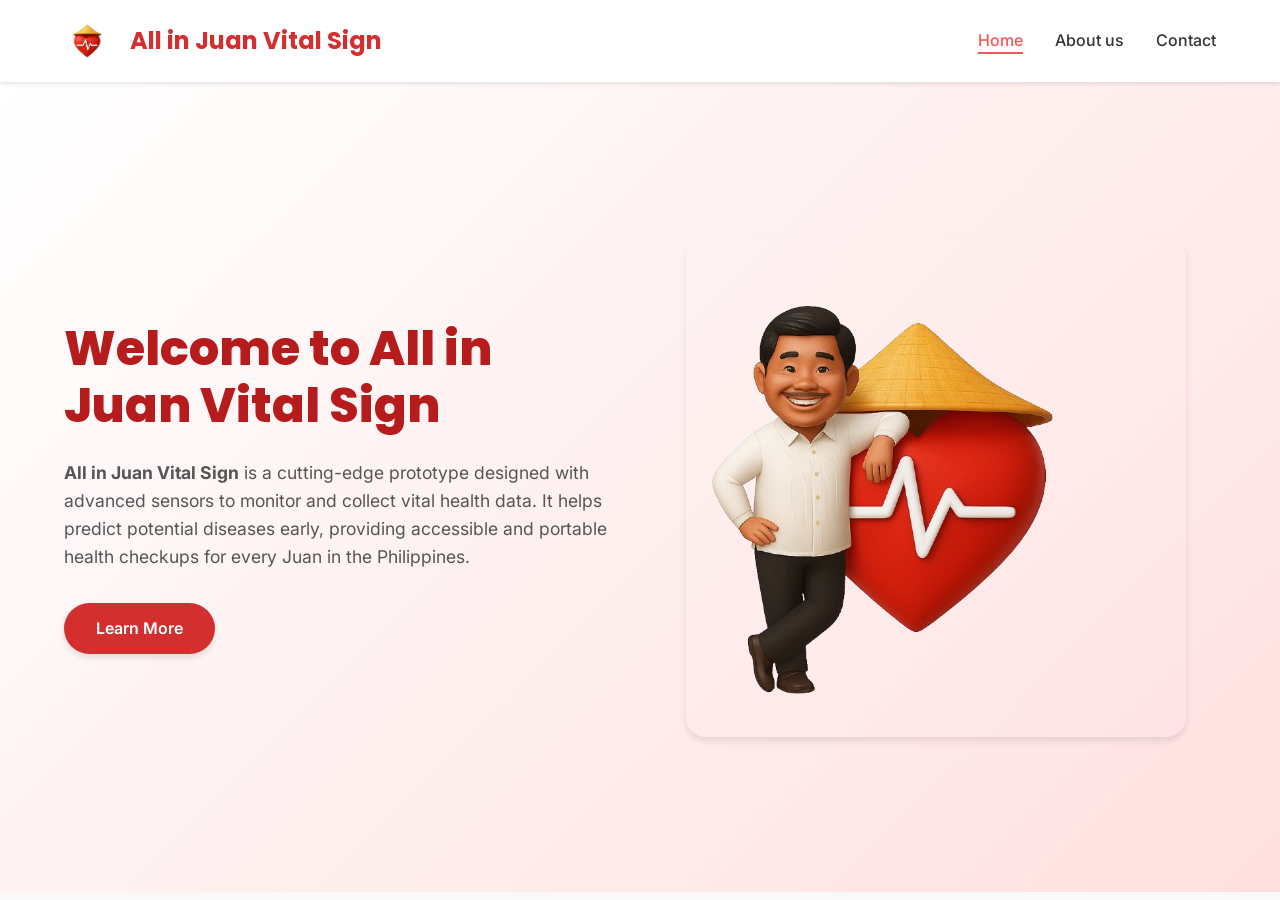
<file: templates/index.html>
<!DOCTYPE html>
<html lang="en">

<head>
    <meta charset="UTF-8">
    <meta name="viewport" content="width=device-width, initial-scale=1.0">
    <title>All in Juan Vital Sign | Home</title>
    <link rel="preconnect" href="https://fonts.googleapis.com">
    <link rel="preconnect" href="https://fonts.gstatic.com" crossorigin>
    <link
        href="https://fonts.googleapis.com/css2?family=Inter:wght@400;500;600&family=Poppins:wght@600;700;800&display=swap"
        rel="stylesheet">
    <link rel="stylesheet" href="/static/styles.css">
</head>

<body>
    <header>
        <nav class="navbar">
            <img class="logo" src="/pictures/logo.png" alt="All in Juan Vital Sign Logo">
            <div class="title">All in Juan Vital Sign</div>

            <div class="menu-toggle" id="menu-toggle">
                <i class="fas fa-bars"></i> &#9776;
            </div>

            <ul class="nav-links" id="nav-links">
                <li><a href="index.html" class="active">Home</a></li>
                <li><a href="about.html">About us</a></li>
                <li><a href="contact.html">Contact</a></li>
            </ul>
        </nav>
    </header>

    <main>
        <section class="hero">
            <div class="hero-content">
                <h1 class="hero-title">Welcome to All in Juan Vital Sign</h1>
                <p class="hero-text">
                    <b>All in Juan Vital Sign</b> is a cutting-edge prototype designed with advanced sensors to monitor
                    and
                    collect vital health data. It helps predict potential diseases early, providing accessible and
                    portable health checkups for every
                    Juan in the Philippines.
                </p>
                <a href="about.html" class="btn">Learn More</a>
            </div>
            <div class="hero-image-container">
                <img class="hero-image" src="/pictures/hero-image.png" alt="All in Juan Vital Sign Device">
            </div>
        </section>
    </main>

    <script>
        const menuToggle = document.getElementById('menu-toggle');
        const navLinks = document.getElementById('nav-links');

        menuToggle.addEventListener('click', () => {
            navLinks.classList.toggle('active');
        });
    </script>
</body>

</html>
</file>
<file: static/styles.css>
:root {
    --primary-color: #d32f2f;
    /* Red */
    --primary-dark: #b71c1c;
    /* Dark Red */
    --accent-color: #ff5252;
    /* Light Red/Accent */
    --text-color: #333;
    --bg-light: #f9f9f9;
    --white: #ffffff;
    --shadow-sm: 0 2px 4px rgba(0, 0, 0, 0.1);
    --shadow-md: 0 4px 6px rgba(0, 0, 0, 0.1);
    --transition: all 0.3s ease;
}

* {
    margin: 0;
    padding: 0;
    box-sizing: border-box;
}

body {
    font-family: 'Inter', sans-serif;
    line-height: 1.6;
    color: var(--text-color);
    background-color: var(--bg-light);
}

/* Navigation Bar */
.navbar {
    display: flex;
    align-items: center;
    justify-content: space-between;
    padding: 1rem 5%;
    background: rgba(255, 255, 255, 0.95);
    backdrop-filter: blur(10px);
    box-shadow: var(--shadow-sm);
    position: sticky;
    top: 0;
    z-index: 1000;
    transition: var(--transition);
}

.logo {
    height: 50px;
    width: auto;
}

.title {
    font-family: 'Poppins', sans-serif;
    font-size: 1.5rem;
    font-weight: 700;
    color: var(--primary-color);
    margin-left: 1rem;
    flex-grow: 1;
}

.nav-links {
    list-style: none;
    display: flex;
    gap: 2rem;
}

.nav-links li a {
    text-decoration: none;
    font-size: 1rem;
    font-weight: 500;
    color: var(--text-color);
    transition: var(--transition);
    position: relative;
}

.nav-links li a::after {
    content: '';
    position: absolute;
    width: 0;
    height: 2px;
    bottom: -4px;
    left: 0;
    background-color: var(--accent-color);
    transition: var(--transition);
}

.nav-links li a:hover::after,
.nav-links li a.active::after {
    width: 100%;
}

.nav-links li a:hover,
.nav-links li a.active {
    color: var(--accent-color);
}

.menu-toggle {
    display: none;
    font-size: 1.8rem;
    cursor: pointer;
    color: var(--text-color);
}

/* Hero Section */
.hero {
    display: flex;
    align-items: center;
    justify-content: space-between;
    padding: 4rem 5%;
    min-height: 90vh;
    background: linear-gradient(135deg, #ffffff 0%, #ffe0e0 100%);
    gap: 2rem;
}

.hero-content {
    flex: 1;
    max-width: 600px;
}

.hero-title {
    font-family: 'Poppins', sans-serif;
    font-size: 3rem;
    font-weight: 800;
    line-height: 1.2;
    margin-bottom: 1.5rem;
    color: var(--primary-dark);
}

.hero-text {
    font-size: 1.1rem;
    margin-bottom: 2rem;
    color: #555;
}

.btn {
    display: inline-block;
    padding: 0.8rem 2rem;
    background-color: var(--primary-color);
    color: var(--white);
    text-decoration: none;
    border-radius: 50px;
    font-weight: 600;
    transition: var(--transition);
    box-shadow: var(--shadow-md);
}

.btn:hover {
    background-color: var(--primary-dark);
    transform: translateY(-2px);
    box-shadow: 0 6px 12px rgba(0, 0, 0, 0.15);
}

.hero-image-container {
    flex: 1;
    display: flex;
    justify-content: center;
}

.hero-image {
    max-width: 100%;
    height: auto;
    border-radius: 20px;
    box-shadow: var(--shadow-md);
    animation: float 6s ease-in-out infinite;
}

@keyframes float {
    0% {
        transform: translateY(0px);
    }

    50% {
        transform: translateY(-20px);
    }

    100% {
        transform: translateY(0px);
    }
}

/* About & Contact Pages */
.page-header {
    padding: 3rem 5%;
    background: linear-gradient(135deg, var(--primary-color) 0%, var(--primary-dark) 100%);
    color: var(--white);
    text-align: center;
}

.page-header h1 {
    font-family: 'Poppins', sans-serif;
    font-size: 2.5rem;
    font-weight: 800;
    margin-bottom: 1rem;
}

.page-header p {
    font-size: 1.2rem;
    opacity: 0.95;
}

.content-section {
    padding: 4rem 5%;
    max-width: 1200px;
    margin: 0 auto;
}

.about-grid {
    display: grid;
    grid-template-columns: repeat(auto-fit, minmax(300px, 1fr));
    gap: 2rem;
    margin-top: 2rem;
}

/* Features Grid */
.features-grid {
    display: grid;
    grid-template-columns: repeat(auto-fit, minmax(250px, 1fr));
    gap: 2rem;
    margin-top: 2rem;
}

/* Contact Info Grid */
.contact-info-grid {
    display: grid;
    grid-template-columns: repeat(auto-fit, minmax(200px, 1fr));
    gap: 2rem;
    margin-top: 2rem;
    text-align: center;
}

.contact-card h3 {
    font-family: 'Poppins', sans-serif;
    color: var(--primary-color);
    margin-bottom: 0.5rem;
    font-size: 1.2rem;
}

.contact-card p {
    color: #555;
}

.feature-card {
    background: var(--white);
    padding: 2rem;
    border-radius: 15px;
    box-shadow: var(--shadow-md);
    transition: var(--transition);
}

.feature-card:hover {
    transform: translateY(-5px);
    box-shadow: 0 8px 16px rgba(0, 0, 0, 0.15);
}

.feature-card h3 {
    font-family: 'Poppins', sans-serif;
    color: var(--primary-color);
    margin-bottom: 1rem;
    font-size: 1.5rem;
}

.feature-card p {
    color: #555;
    line-height: 1.8;
}

/* Contact Form */
.contact-form {
    background: var(--white);
    padding: 3rem;
    border-radius: 15px;
    box-shadow: var(--shadow-md);
    max-width: 600px;
    margin: 2rem auto;
}

.form-group {
    margin-bottom: 1.5rem;
}

.form-group label {
    display: block;
    margin-bottom: 0.5rem;
    font-weight: 600;
    color: var(--text-color);
}

.form-group input,
.form-group textarea {
    width: 100%;
    padding: 0.8rem;
    border: 2px solid #e0e0e0;
    border-radius: 8px;
    font-family: 'Inter', sans-serif;
    font-size: 1rem;
    transition: var(--transition);
}

.form-group input:focus,
.form-group textarea:focus {
    outline: none;
    border-color: var(--primary-color);
}

.form-group textarea {
    min-height: 150px;
    resize: vertical;
}

.btn-submit {
    width: 100%;
    padding: 1rem;
    background-color: var(--primary-color);
    color: var(--white);
    border: none;
    border-radius: 50px;
    font-weight: 600;
    font-size: 1rem;
    cursor: pointer;
    transition: var(--transition);
    box-shadow: var(--shadow-md);
}

.btn-submit:hover {
    background-color: var(--primary-dark);
    transform: translateY(-2px);
    box-shadow: 0 6px 12px rgba(0, 0, 0, 0.15);
}

/* Responsive Design */
@media (max-width: 768px) {
    .navbar {
        padding: 1rem;
    }

    .menu-toggle {
        display: block;
    }

    .nav-links {
        position: absolute;
        top: 100%;
        left: 0;
        width: 100%;
        background: var(--white);
        flex-direction: column;
        align-items: center;
        padding: 2rem 0;
        box-shadow: var(--shadow-md);
        transform: translateY(-150%);
        transition: var(--transition);
        z-index: 999;
    }

    .nav-links.active {
        transform: translateY(0);
    }

    .hero {
        flex-direction: column-reverse;
        text-align: center;
        padding: 2rem 1rem;
    }

    .title {
        font-size: 1.2rem;
        margin-left: 0.5rem;
    }

    .hero-title {
        font-size: 2rem;
    }

    .page-header h1 {
        font-size: 2rem;
    }

    .page-header p {
        font-size: 1rem;
    }

    .contact-form {
        padding: 2rem 1.5rem;
    }
}
</file>
